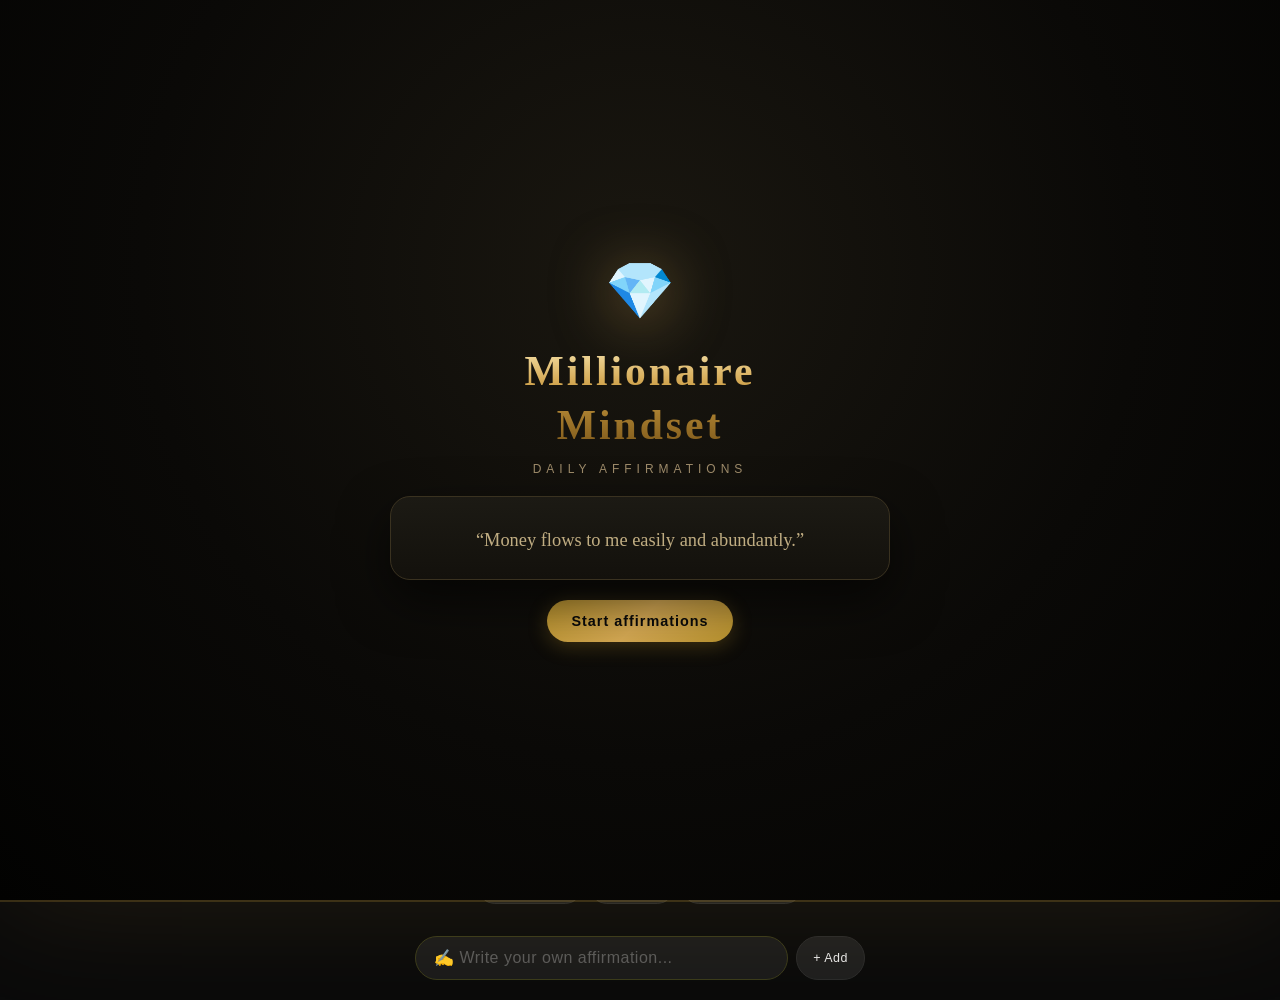
<file: index.html>
<!DOCTYPE html>
<html lang="en">
<head>
   <meta charset="UTF-8">
   <meta name="viewport" content="width=device-width, initial-scale=1.0">
   <meta name="theme-color" content="#0a0a0a">
   <meta name="description" content="Millionaire Mindset: free daily affirmations for confidence, discipline and financial growth.">
   <title>Millionaire Mindset • Affirmations</title>
   <link rel="stylesheet" href="styles.css">
   <script src="affirmations-public.js" defer></script>
   <script src="script.js" defer></script>
   <script src="say-with-me.js" defer></script>
</head>
<body>

   <!-- ============== SPLASH SCREEN ============== -->
   <div class="splash-overlay" id="splashScreen">
       <span class="splash-diamond">💎</span>
       <h1 class="splash-title">Millionaire<br>Mindset</h1>
       <p class="splash-sub">Daily Affirmations</p>
       <div class="splash-card-preview">
           <p style="color:#c0ad82;">“Money flows to me easily and abundantly.”</p>
       </div>
       <button type="button" class="btn btn-primary" id="btnBegin">Start affirmations</button>
   </div>


   <!-- ============== MAIN APP ============== -->
   <div class="app-container" id="appContainer">
       <nav class="unified-nav" aria-label="Main navigation"><a href="dashboard.html">Dashboard</a><a aria-current="page" href="index.html">Affirmations</a><a href="dashboard.html#goals">Goals</a><a href="dashboard.html#settings">Settings</a><a href="account.html">Account</a></nav>
       <header class="app-header">
           <span class="app-icon" aria-hidden="true">💎</span>
           <h1 class="app-title">Millionaire Mindset</h1>
           <p class="app-subtitle">Daily Affirmations</p>
           <a href="dashboard.html" class="dashboard-link">◈ My Wealth Dashboard →</a>
       </header>


       <div class="category-bar"><label for="affirmationCategory">Affirmation category</label><select id="affirmationCategory"><option value="all">All affirmations</option></select><span id="categorySummary" aria-live="polite"></span></div>
       <div class="say-toolbar"><button id="startSayWithMe" class="btn btn-primary" type="button">🎙 Say With Me</button></div><section id="saySession" class="say-session" hidden aria-live="polite"><p class="say-step" id="sayStage">Listen</p><p class="say-quote" id="sayText"></p><p class="say-countdown" id="sayCountdown"></p><div class="say-actions"><button id="sayRepeat" class="btn" type="button">Repeat audio</button><button id="sayNext" class="btn btn-primary" type="button">Continue</button><button id="sayExit" class="btn" type="button">Close</button></div><p class="say-hint" id="sayHint"></p></section><div class="card-wrapper" id="cardWrapper">
           <div class="card" id="affirmationCard">
               <span class="card-quote-mark">"</span>
               <span class="card-number" id="cardNumber">AFFIRMATIONS</span>
               <p class="card-text" id="cardText">I am open to receiving abundance in all areas of my life.</p>
               <button class="card-favorite-btn" id="favoriteBtn" title="Save to favorites" aria-label="Toggle favorite">☆</button>
           </div>
       </div>


       <div class="progress-container">
           <div class="progress-dots" id="progressDots" aria-label="Affirmation navigation"></div>
           <span class="progress-label" id="progressLabel">1 / 20</span>
       </div>


       <div class="auto-rotate-indicator" id="autoRotateIndicator" style="display: none;">
           <span class="dot-pulse"></span> Auto-Playing
       </div>


       <div class="controls">
           <button class="btn btn-icon" id="btnPrev" title="Previous" aria-label="Previous affirmation">◀</button>
           <button class="btn btn-primary" id="btnRandom" title="Random affirmation">✨ Shuffle</button>
           <button class="btn btn-icon" id="btnNext" title="Next" aria-label="Next affirmation">▶</button>
       </div>


       <div class="controls" style="gap: 8px;">
           <button class="btn btn-sm" id="btnAutoPlay">▶ Auto-Play</button>
           <button class="btn btn-sm" id="btnSpeak" title="Read aloud">🔊 Read</button>
           <button class="btn btn-sm" id="btnFavoritesToggle">⭐ Favorites <span id="favCount">0</span></button>
       </div>


       <!-- Add custom affirmation -->
       <div class="add-affirmation-area">
           <label class="visually-hidden" for="customAffirmationInput">Write your own affirmation</label>
           <input type="text" id="customAffirmationInput" maxlength="300" placeholder="✍️ Write your own affirmation...">
           <button class="btn btn-sm" id="btnAddCustom" style="padding:12px 16px;">+ Add</button>
       </div>


       <div class="favorites-panel" id="favoritesPanel">
           <h4>⭐ Your Favorite Affirmations</h4>
           <div id="favoritesList"></div>
       </div>
   </div>


   <div class="toast" id="toast" role="status" aria-live="polite" aria-atomic="true"></div>


   
</body>
</html>
</file>
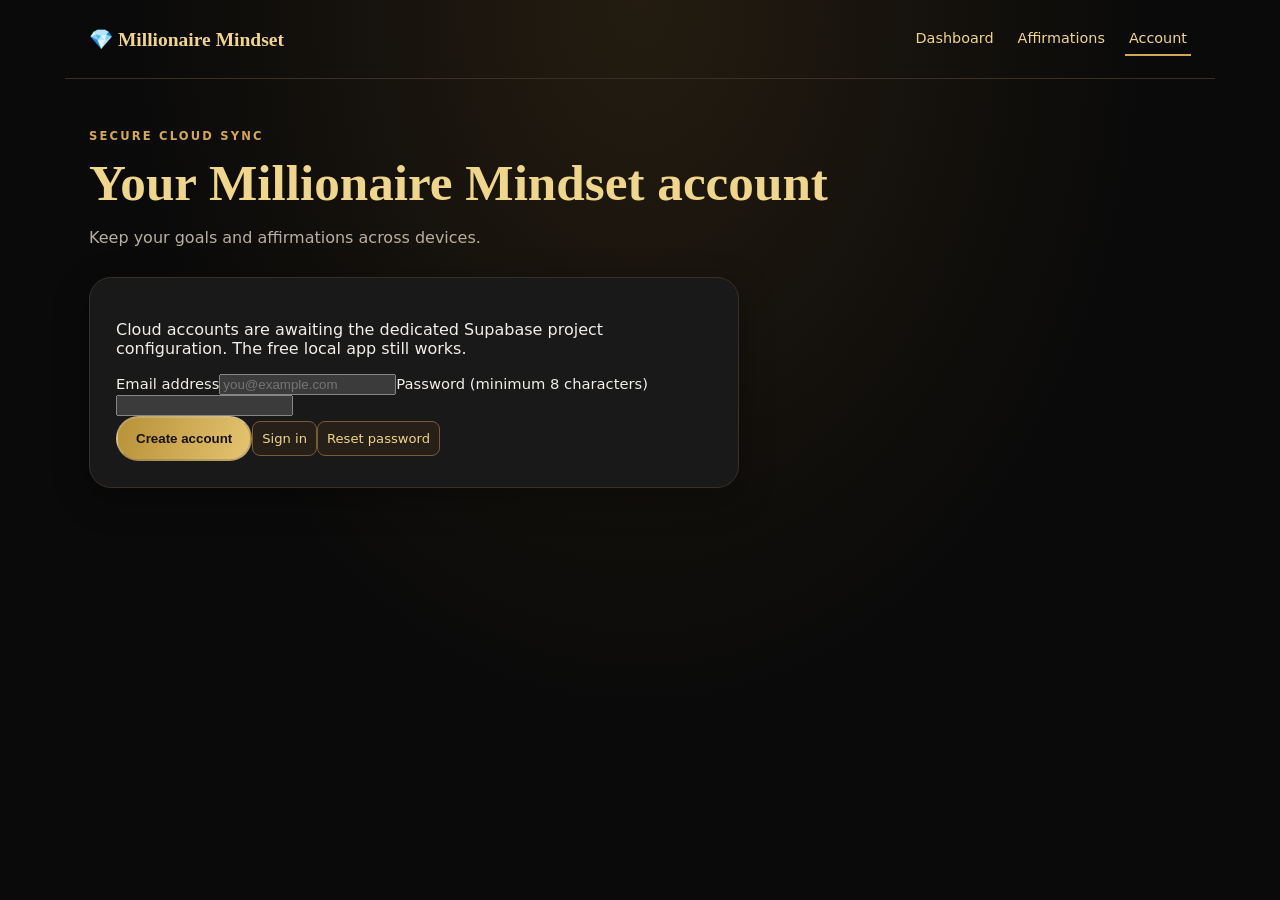
<file: account.html>
<!doctype html><html lang="en"><head><meta charset="utf-8"><meta name="viewport" content="width=device-width, initial-scale=1"><meta name="theme-color" content="#0a0a0a"><title>Account | Millionaire Mindset</title><link rel="stylesheet" href="dashboard.css"><script src="cloud-config.js" defer></script><script src="cloud.js" defer></script></head><body><header class="site-header"><a class="brand" href="dashboard.html">💎 Millionaire Mindset</a><nav aria-label="Main navigation"><a href="dashboard.html">Dashboard</a><a href="index.html">Affirmations</a><a href="account.html" aria-current="page">Account</a></nav></header><main class="shell"><div class="hero"><p class="eyebrow">SECURE CLOUD SYNC</p><h1>Your Millionaire Mindset account</h1><p>Keep your goals and affirmations across devices.</p></div><section class="panel" style="max-width:650px"><p id="cloudStatus" role="status" aria-live="polite">Checking cloud configuration…</p><div id="signedOut"><form id="authForm"><label for="email">Email address</label><input type="email" id="email" autocomplete="email" required placeholder="you@example.com"><label for="password">Password (minimum 8 characters)</label><input type="password" id="password" autocomplete="current-password" minlength="8" required><div class="auth-buttons"><button type="button" id="signup" class="gold-button">Create account</button><button type="submit" class="secondary-button">Sign in</button><button type="button" id="resetPassword" class="secondary-button">Reset password</button></div></form></div><div id="signedIn" hidden><p>Signed in as <strong id="currentEmail"></strong></p><p class="muted">On your first sync, upload your existing browser data or download the cloud copy.</p><div class="auth-buttons"><button id="upload" class="gold-button">Upload this device's data</button><button id="download" class="secondary-button">Download cloud data</button><button id="signout" class="secondary-button">Sign out</button></div><p class="muted small">Cloud restore replaces local app data. Export a backup first from Dashboard → Settings.</p></div></section></main></body></html>
</file>
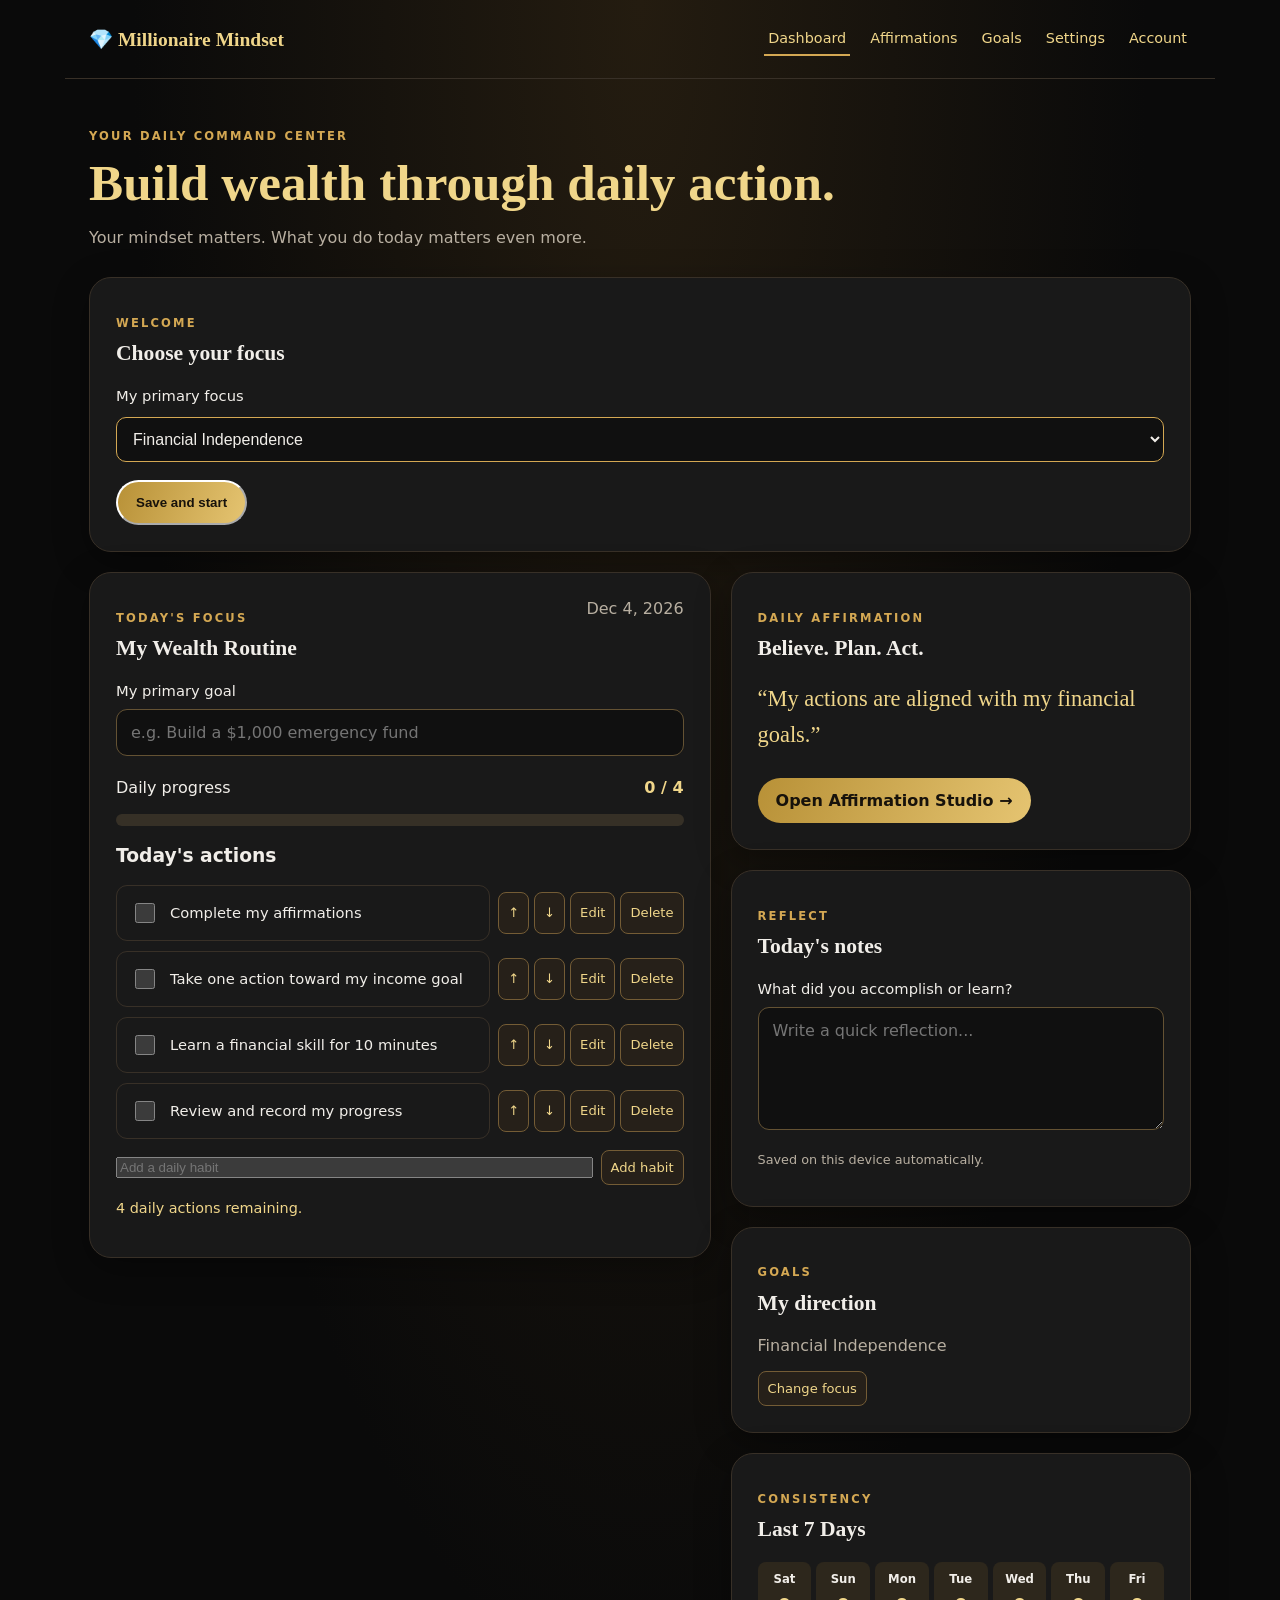
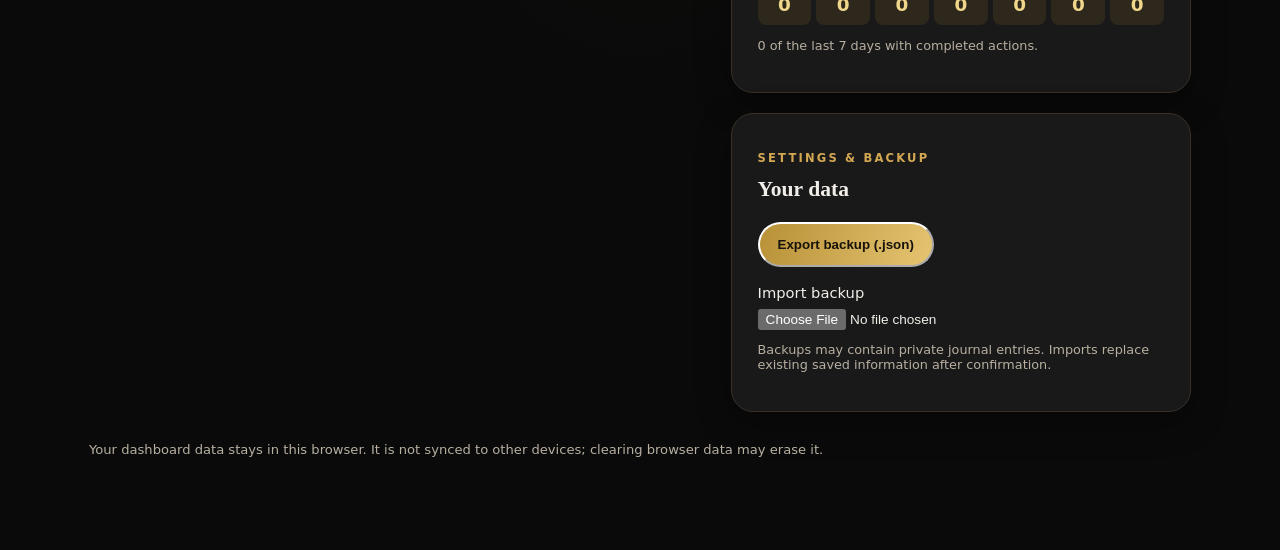
<file: dashboard.html>
<!DOCTYPE html>
<html lang="en"><head><meta charset="utf-8"><meta name="viewport" content="width=device-width,initial-scale=1"><meta name="theme-color" content="#0a0a0a"><meta name="description" content="Your Millionaire Mindset daily wealth routine and goals dashboard."><title>My Dashboard | Millionaire Mindset</title><link rel="stylesheet" href="dashboard.css"><script src="dashboard.js" defer></script></head>
<body><a class="skip" href="#main">Skip to dashboard</a>
<header class="site-header"><a href="dashboard.html" class="brand"><span aria-hidden="true">💎</span> Millionaire Mindset</a><nav aria-label="Main navigation"><a href="dashboard.html" aria-current="page">Dashboard</a><a href="index.html">Affirmations</a><a href="#goals">Goals</a><a href="#settings">Settings</a><a href="account.html">Account</a></nav></header>
<main id="main" class="shell"><div class="hero"><p class="eyebrow">YOUR DAILY COMMAND CENTER</p><h1>Build wealth through daily action.</h1><p>Your mindset matters. What you do today matters even more.</p></div>
<section id="onboarding" class="panel onboarding" hidden><p class="eyebrow">WELCOME</p><h2>Choose your focus</h2><label for="focus">My primary focus</label><select id="focus"><option>Financial Independence</option><option>Entrepreneurship</option><option>Confidence</option><option>Career Growth</option><option>Personal Growth</option></select><button type="button" id="finishOnboarding" class="gold-button">Save and start</button></section><div class="layout"><section class="panel primary" aria-labelledby="routine-title"><div class="section-head"><div><p class="eyebrow">TODAY'S FOCUS</p><h2 id="routine-title">My Wealth Routine</h2></div><span id="today" class="muted"></span></div>
<label for="primaryGoal">My primary goal</label><input id="primaryGoal" type="text" maxlength="160" placeholder="e.g. Build a $1,000 emergency fund" autocomplete="off">
<div class="progress-row"><span>Daily progress</span><strong id="progressText">0 / 4</strong></div><progress id="dailyProgress" max="4" value="0">0 of 4 complete</progress>
<section id="habits"><h3>Today's actions</h3><div id="routineList"></div><form id="newRoutineForm" class="inline-form"><label class="sr-only" for="newRoutine">New routine</label><input id="newRoutine" maxlength="100" placeholder="Add a daily habit" required><button type="submit">Add habit</button></form></section><p id="completionMessage" class="status" role="status" aria-live="polite">Every action counts.</p></section>
<aside class="side"><section class="panel"><p class="eyebrow">DAILY AFFIRMATION</p><h2>Believe. Plan. Act.</h2><blockquote>“My actions are aligned with my financial goals.”</blockquote><a class="gold-button" href="index.html">Open Affirmation Studio →</a></section>
<section class="panel"><p class="eyebrow">REFLECT</p><h2>Today's notes</h2><label for="notes">What did you accomplish or learn?</label><textarea id="notes" rows="5" maxlength="2000" placeholder="Write a quick reflection..."></textarea><p class="muted small">Saved on this device automatically.</p></section>
<section class="panel" id="goals"><p class="eyebrow">GOALS</p><h2>My direction</h2><p id="focusDisplay" class="muted"></p><button type="button" id="editFocus" class="secondary-button">Change focus</button></section><section class="panel"><p class="eyebrow">CONSISTENCY</p><h2>Last 7 Days</h2><div id="history" class="history"></div><p id="historyText" class="muted small"></p></section><section class="panel" id="settings"><p class="eyebrow">SETTINGS & BACKUP</p><h2>Your data</h2><button type="button" id="exportData" class="gold-button">Export backup (.json)</button><label class="file-label" for="importData">Import backup</label><input id="importData" type="file" accept=".json,application/json"><p id="backupStatus" role="status" aria-live="polite" class="muted small"></p><p class="muted small">Backups may contain private journal entries. Imports replace existing saved information after confirmation.</p></section></aside></div>
<p id="storageNotice" class="muted footer-note">Your dashboard data stays in this browser. It is not synced to other devices; clearing browser data may erase it.</p></main></body></html>
</file>
<file: styles.css>
:root {
           --bg: #0a0a0a;
           --card-bg: #1a1a1a;
           --gold: #d4a853;
           --gold-light: #f0d68a;
           --gold-dark: #b8922e;
           --text: #e8e8e8;
           --text-muted: #a0a0a0;
           --accent: #1e1e1e;
           --border: #2a2a2a;
           --shadow-gold: 0 0 30px rgba(212, 168, 83, 0.15);
           --font-display: 'Georgia', 'Times New Roman', serif;
           --font-body: 'Segoe UI', 'Helvetica Neue', Arial, sans-serif;
       }


       * {
           margin: 0;
           padding: 0;
           box-sizing: border-box;
       }


       body {
           background: var(--bg);
           font-family: var(--font-body);
           display: flex;
           justify-content: center;
           align-items: center;
           min-height: 100vh;
           padding: 20px;
           background-image:
               radial-gradient(ellipse at 50% 0%, rgba(212, 168, 83, 0.06) 0%, transparent 60%),
               radial-gradient(ellipse at 80% 100%, rgba(212, 168, 83, 0.04) 0%, transparent 50%),
               radial-gradient(ellipse at 20% 80%, rgba(240, 214, 138, 0.03) 0%, transparent 50%);
           background-attachment: fixed;
           overflow-x: hidden;
       }


       /* ---------- SPLASH SCREEN ---------- */
       .splash-overlay {
           position: fixed;
           top: 0;
           left: 0;
           width: 100%;
           height: 100%;
           background: radial-gradient(ellipse at 50% 30%, #1a1710 0%, #0a0907 55%, #020201 100%);
           display: flex;
           flex-direction: column;
           align-items: center;
           justify-content: center;
           z-index: 1000;
           transition: opacity 0.8s ease, visibility 0.8s ease;
           cursor: pointer;
           gap: 20px;
           box-shadow: 0 0 0 2px rgba(180, 140, 50, 0.25), 0 0 120px rgba(212, 168, 83, 0.12);
       }


       .splash-overlay.fade-out {
           opacity: 0;
           visibility: hidden;
           pointer-events: none;
       }


       .splash-diamond {
           font-size: 56px;
           filter: drop-shadow(0 8px 30px rgba(212, 168, 83, 0.5));
           animation: diamondFloat 3.5s ease-in-out infinite;
       }


       @keyframes diamondFloat {
           0%,
           100% {
               transform: translateY(0);
           }
           50% {
               transform: translateY(-16px);
           }
       }


       .splash-title {
           font-family: var(--font-display);
           font-size: 2.6rem;
           font-weight: 700;
           letter-spacing: 3px;
           background: linear-gradient(180deg, #f9e8b3 0%, #d4a853 35%, #a67c2e 65%, #7a5518 100%);
           -webkit-background-clip: text;
           -webkit-text-fill-color: transparent;
           background-clip: text;
           color: transparent;
           line-height: 1.3;
           text-align: center;
       }


       .splash-sub {
           font-size: 0.75rem;
           letter-spacing: 5px;
           text-transform: uppercase;
           color: #9e8b6a;
           margin-top: -10px;
       }


       .splash-card-preview {
           background: linear-gradient(180deg, #1c1a14 0%, #13110c 100%);
           border: 1px solid #3a3220;
           border-radius: 20px;
           padding: 28px 32px 22px;
           max-width: 500px;
           width: 90%;
           text-align: center;
           box-shadow: 0 20px 50px rgba(0, 0, 0, 0.6);
           position: relative;
       }


       .splash-card-preview p {
           color: #e0d5c0;
           font-family: var(--font-display);
           font-size: 1.15rem;
           line-height: 1.7;
       }


       .splash-tap {
           color: #8a7040;
           font-size: 0.7rem;
           letter-spacing: 3px;
           text-transform: uppercase;
           animation: pulseText 1.6s ease-in-out infinite;
       }


       @keyframes pulseText {
           0%,
           100% {
               opacity: 0.5;
           }
           50% {
               opacity: 1;
           }
       }


       /* ---------- MAIN APP ---------- */
       .app-container {
           width: 100%;
           max-width: 580px;
           display: flex;
           flex-direction: column;
           align-items: center;
           gap: 24px;
           position: relative;
           z-index: 1;
       }


       .app-header {
           text-align: center;
           display: flex;
           flex-direction: column;
           align-items: center;
           gap: 6px;
       }


       .app-icon {
           font-size: 52px;
           animation: float 3s ease-in-out infinite;
           filter: drop-shadow(0 4px 20px rgba(212, 168, 83, 0.3));
       }


       @keyframes float {
           0%,
           100% {
               transform: translateY(0);
           }
           50% {
               transform: translateY(-10px);
           }
       }


       .app-title {
           font-family: var(--font-display);
           font-size: 1.9rem;
           font-weight: 700;
           letter-spacing: 1.5px;
           background: linear-gradient(180deg, #f0d68a 0%, #d4a853 40%, #b8922e 100%);
           -webkit-background-clip: text;
           -webkit-text-fill-color: transparent;
           background-clip: text;
           color: transparent;
       }


       .app-subtitle {
           font-size: 0.85rem;
           color: var(--text-muted);
           letter-spacing: 3px;
           text-transform: uppercase;
           font-weight: 400;
       }


       .card-wrapper {
           width: 100%;
           perspective: 1200px;
           position: relative;
       }


       .card {
           background: var(--card-bg);
           border: 1px solid var(--border);
           border-radius: 24px;
           padding: 40px 32px 36px;
           min-height: 280px;
           display: flex;
           flex-direction: column;
           align-items: center;
           justify-content: center;
           text-align: center;
           position: relative;
           box-shadow: 0 8px 40px rgba(0, 0, 0, 0.5), var(--shadow-gold);
           transition: transform 0.45s cubic-bezier(0.25, 0.46, 0.45, 0.94), box-shadow 0.45s ease, border-color 0.45s ease;
           overflow: hidden;
           cursor: default;
       }


       .card.swiping {
           transition: transform 0.15s ease-out, box-shadow 0.15s ease-out, border-color 0.15s ease-out;
       }


       .card::before {
           content: '';
           position: absolute;
           top: -1px;
           left: 20%;
           right: 20%;
           height: 1px;
           background: linear-gradient(90deg, transparent, rgba(212, 168, 83, 0.5), transparent);
           border-radius: 50%;
       }


       .card .sparkle {
           position: absolute;
           pointer-events: none;
           font-size: 18px;
           opacity: 0;
           animation: sparkleFloat 2.5s ease-in-out forwards;
           z-index: 2;
       }


       @keyframes sparkleFloat {
           0% {
               opacity: 0;
               transform: translateY(0) scale(0.3);
           }
           20% {
               opacity: 0.9;
           }
           100% {
               opacity: 0;
               transform: translateY(-120px) scale(1.2);
           }
       }


       .card-number {
           position: absolute;
           top: 18px;
           left: 50%;
           transform: translateX(-50%);
           font-size: 0.7rem;
           letter-spacing: 3px;
           color: var(--gold-dark);
           text-transform: uppercase;
           font-weight: 600;
           z-index: 1;
       }


       .card-quote-mark {
           font-family: var(--font-display);
           font-size: 5rem;
           line-height: 0;
           color: rgba(212, 168, 83, 0.12);
           position: absolute;
           top: 30px;
           left: 24px;
           pointer-events: none;
           z-index: 0;
           user-select: none;
       }


       .card-text {
           font-family: var(--font-display);
           font-size: 1.35rem;
           line-height: 1.7;
           color: var(--text);
           font-weight: 400;
           letter-spacing: 0.3px;
           position: relative;
           z-index: 1;
           padding: 10px 0;
           transition: opacity 0.25s ease;
       }


       .card-favorite-btn {
           position: absolute;
           bottom: 18px;
           right: 20px;
           background: none;
           border: none;
           font-size: 1.5rem;
           cursor: pointer;
           z-index: 2;
           padding: 6px 10px;
           border-radius: 50%;
           transition: transform 0.25s ease, filter 0.25s ease;
           color: rgba(180, 180, 180, 0.5);
           line-height: 1;
       }


       .card-favorite-btn:hover {
           transform: scale(1.2);
       }
       .card-favorite-btn:active {
           transform: scale(0.9);
       }
       .card-favorite-btn.favorited {
           color: #f0c040;
           filter: drop-shadow(0 0 8px rgba(240, 192, 64, 0.6));
       }


       .progress-container {
           display: flex;
           align-items: center;
           gap: 10px;
           flex-wrap: wrap;
           justify-content: center;
       }


       .progress-dots {
           display: flex;
           gap: 6px;
           flex-wrap: wrap;
           justify-content: center;
           max-width: 400px;
       }


       .progress-dot {
           width: 8px;
           height: 8px;
           border-radius: 50%;
           background: #3a3a3a;
           transition: all 0.35s ease;
           cursor: pointer;
           flex-shrink: 0;
       }
       .progress-dot.active {
           background: var(--gold);
           box-shadow: 0 0 10px rgba(212, 168, 83, 0.7);
           transform: scale(1.4);
       }
       .progress-dot.favorite-dot {
           background: #5a4a20;
           box-shadow: 0 0 4px rgba(240, 192, 64, 0.3);
       }
       .progress-dot.favorite-dot.active {
           background: #f0c040;
           box-shadow: 0 0 14px rgba(240, 192, 64, 0.8);
           transform: scale(1.5);
       }


       .progress-label {
           font-size: 0.75rem;
           color: var(--text-muted);
           letter-spacing: 2px;
           text-transform: uppercase;
           min-width: 50px;
           text-align: center;
       }


       .controls {
           display: flex;
           align-items: center;
           gap: 12px;
           flex-wrap: wrap;
           justify-content: center;
       }


       .btn {
           background: var(--accent);
           border: 1px solid var(--border);
           color: var(--text);
           padding: 12px 20px;
           border-radius: 50px;
           cursor: pointer;
           font-size: 0.9rem;
           letter-spacing: 0.5px;
           transition: all 0.3s ease;
           font-family: var(--font-body);
           display: flex;
           align-items: center;
           gap: 7px;
           white-space: nowrap;
           user-select: none;
           -webkit-tap-highlight-color: transparent;
       }


       .btn:hover {
           border-color: var(--gold-dark);
           box-shadow: 0 0 20px rgba(212, 168, 83, 0.15);
           color: #fff;
       }
       .btn:active {
           transform: scale(0.95);
           background: #252525;
       }


       .btn-primary {
           background: linear-gradient(135deg, #b8922e 0%, #d4a853 50%, #b8922e 100%);
           border: none;
           color: #0a0a0a;
           font-weight: 700;
           letter-spacing: 1px;
           box-shadow: 0 4px 20px rgba(180, 140, 40, 0.3);
           padding: 13px 24px;
       }
       .btn-primary:hover {
           box-shadow: 0 6px 30px rgba(212, 168, 83, 0.5);
           color: #0a0a0a;
           border: none;
       }


       .btn-icon {
           width: 44px;
           height: 44px;
           border-radius: 50%;
           padding: 0;
           display: flex;
           align-items: center;
           justify-content: center;
           font-size: 1.3rem;
           flex-shrink: 0;
       }


       .btn-sm {
           padding: 8px 15px;
           font-size: 0.78rem;
           border-radius: 40px;
       }


       .auto-rotate-indicator {
           font-size: 0.7rem;
           color: var(--gold);
           letter-spacing: 2px;
           text-transform: uppercase;
           display: flex;
           align-items: center;
           gap: 6px;
           animation: pulse 1.6s ease-in-out infinite;
       }
       .auto-rotate-indicator .dot-pulse {
           width: 7px;
           height: 7px;
           border-radius: 50%;
           background: var(--gold);
           animation: pulseDot 1.6s ease-in-out infinite;
       }
       @keyframes pulse {
           0%,
           100% {
               opacity: 0.7;
           }
           50% {
               opacity: 1;
           }
       }
       @keyframes pulseDot {
           0%,
           100% {
               box-shadow: 0 0 4px var(--gold);
           }
           50% {
               box-shadow: 0 0 16px var(--gold-light);
           }
       }


       .favorites-panel {
           width: 100%;
           background: var(--card-bg);
           border: 1px solid var(--border);
           border-radius: 16px;
           padding: 16px 20px;
           display: none;
           flex-direction: column;
           gap: 10px;
           max-height: 200px;
           overflow-y: auto;
       }
       .favorites-panel.open {
           display: flex;
       }
       .favorites-panel h4 {
           color: var(--gold);
           letter-spacing: 1px;
           font-size: 0.8rem;
           text-transform: uppercase;
           text-align: center;
       }
       .favorite-item {
           font-size: 0.85rem;
           color: var(--text-muted);
           padding: 8px 12px;
           border-radius: 8px;
           cursor: pointer;
           transition: all 0.2s ease;
           border: 1px solid transparent;
           text-align: left;
           line-height: 1.4;
       }
       .favorite-item:hover {
           border-color: var(--gold-dark);
           color: #fff;
           background: rgba(212, 168, 83, 0.05);
       }
       .favorites-empty {
           text-align: center;
           color: #555;
           font-style: italic;
           font-size: 0.8rem;
       }


       .celebrate {
           animation: celebrateCard 0.6s ease-out;
       }
       @keyframes celebrateCard {
           0% {
               transform: scale(1);
           }
           30% {
               transform: scale(1.04);
           }
           100% {
               transform: scale(1);
           }
       }


       .toast {
           position: fixed;
           bottom: 30px;
           left: 50%;
           transform: translateX(-50%) translateY(20px);
           background: #2a2a1a;
           border: 1px solid var(--gold-dark);
           color: var(--gold-light);
           padding: 10px 22px;
           border-radius: 50px;
           font-size: 0.85rem;
           letter-spacing: 0.5px;
           opacity: 0;
           pointer-events: none;
           transition: all 0.4s cubic-bezier(0.175, 0.885, 0.32, 1.275);
           z-index: 2000;
           white-space: nowrap;
       }
       .toast.show {
           opacity: 1;
           transform: translateX(-50%) translateY(0);
       }


       /* Custom affirm input */
       .add-affirmation-area {
           display: flex;
           gap: 8px;
           width: 100%;
           max-width: 450px;
           margin-top: 8px;
       }
       .add-affirmation-area input {
           flex: 1;
           background: #1a1a1a;
           border: 1px solid #3a3a1a;
           color: white;
           padding: 12px 18px;
           border-radius: 40px;
           font-size: 0.9rem;
           outline: none;
       }
       .add-affirmation-area input::placeholder {
           color: #5a5a5a;
           letter-spacing: 0.5px;
       }


       @media (max-width: 480px) {
           .card {
               padding: 30px 20px 30px;
               min-height: 240px;
               border-radius: 20px;
           }
           .card-text {
               font-size: 1.15rem;
           }
           .card-number {
               font-size: 0.65rem;
               top: 14px;
           }
           .card-quote-mark {
               font-size: 3.5rem;
               top: 20px;
               left: 16px;
           }
           .app-title {
               font-size: 1.5rem;
           }
           .btn {
               padding: 10px 16px;
               font-size: 0.8rem;
           }
           .btn-icon {
               width: 38px;
               height: 38px;
               font-size: 1.1rem;
           }
           .controls {
               gap: 8px;
           }
       }
   

/* Phase 1: keyboard focus, touch targets, mobile input and reduced motion */
.visually-hidden {position:absolute;width:1px;height:1px;padding:0;margin:-1px;overflow:hidden;clip:rect(0,0,0,0);white-space:nowrap;border:0}
button:focus-visible,input:focus-visible,.favorite-item:focus-visible {outline:3px solid var(--gold-light);outline-offset:3px}
.progress-dot {padding:0;border:0;min-width:10px;min-height:10px}
.add-affirmation-area input {min-width:0;font-size:16px}
.toast {max-width:calc(100vw - 24px);white-space:normal;text-align:center}
@media(max-width:480px) {
 body {padding:16px 12px}
 .add-affirmation-area {flex-wrap:wrap}
 .add-affirmation-area input {flex-basis:100%}
 .add-affirmation-area button {width:100%;justify-content:center}
 .btn-icon {min-width:44px;min-height:44px}
}
@media(prefers-reduced-motion:reduce) {
 *,*::before,*::after {animation-duration:.01ms!important;animation-iteration-count:1!important;transition-duration:.01ms!important;scroll-behavior:auto!important}
}

/* Phase 1 final mobile spacing refinement */
@media (max-width: 480px) {
  body {align-items:flex-start}
  .app-container {gap:16px}
  .app-header {gap:4px}
  .app-icon {font-size:38px}
  .app-title {font-size:1.45rem;letter-spacing:.5px;text-align:center}
  .app-subtitle {font-size:.72rem;letter-spacing:2px}
  .card {min-height:210px;padding:46px 18px 34px}
  .card-text {font-size:1.08rem;line-height:1.55}
  .controls {gap:8px}
  .controls .btn-sm {padding:10px 12px}
  .add-affirmation-area {margin-top:0}
}

.dashboard-link{display:inline-block;color:#f0d68a;border:1px solid #73582c;border-radius:999px;padding:10px 16px;margin-top:8px;text-decoration:none;font-weight:700;font-size:.87rem}.dashboard-link:focus-visible{outline:3px solid #f0d68a;outline-offset:3px}

.unified-nav{width:100%;display:flex;justify-content:center;gap:8px;flex-wrap:wrap}.unified-nav a{color:var(--gold-light);border:1px solid var(--border);border-radius:30px;text-decoration:none;padding:10px 12px;font-size:.8rem}.unified-nav a[aria-current]{border-color:var(--gold)}.category-bar{width:100%;display:grid;gap:8px}.category-bar label,.category-bar span{color:var(--text-muted);font-size:.82rem}.category-bar select{width:100%;background:#1a1a1a;color:var(--text);padding:12px;border:1px solid var(--gold-dark);border-radius:10px;font-size:16px}.category-bar select:focus-visible,.unified-nav a:focus-visible{outline:3px solid var(--gold-light);outline-offset:3px}

.say-toolbar{width:100%;display:flex;justify-content:center}.say-session{width:100%;padding:25px 18px;border:1px solid var(--gold-dark);border-radius:20px;text-align:center;background:#1a1813}.say-session[hidden]{display:none}.say-step{color:var(--gold);text-transform:uppercase;letter-spacing:2px;font-weight:700;margin-bottom:15px}.say-quote{color:var(--text);font:1.35rem/1.6 Georgia,serif}.say-countdown{font-size:3rem;color:var(--gold-light);min-height:3.5rem}.say-actions{display:flex;gap:8px;justify-content:center;flex-wrap:wrap}.say-hint{color:var(--text-muted);font-size:.85rem;margin-top:15px}
</file>
<file: dashboard.css>
:root{color-scheme:dark;--bg:#0a0a0a;--surface:#191919;--line:#383027;--gold:#d4a853;--goldlight:#f0d68a;--text:#f1eee9;--muted:#b8afa1}*{box-sizing:border-box}body{margin:0;background:radial-gradient(ellipse at 50% 0%,#241c10 0%,#0a0a0a 56%);color:var(--text);font-family:system-ui,-apple-system,Segoe UI,sans-serif;min-height:100vh}a{color:var(--goldlight)}.skip{position:absolute;top:-100px;left:8px;background:var(--gold);padding:10px;color:#111;z-index:10}.skip:focus{top:8px}.site-header{max-width:1150px;margin:auto;padding:22px 24px;display:flex;justify-content:space-between;align-items:center;gap:14px;border-bottom:1px solid var(--line)}.brand{text-decoration:none;font-weight:750;font-family:Georgia,serif;font-size:1.22rem;color:var(--goldlight)}nav{display:flex;gap:16px;flex-wrap:wrap}nav a{text-decoration:none;padding:8px 4px;font-size:.9rem}nav a[aria-current]{border-bottom:2px solid var(--gold)}.shell{max-width:1150px;margin:auto;padding:38px 24px 80px}.hero{margin-bottom:30px}.hero h1{font-family:Georgia,serif;font-size:clamp(2rem,4vw,3.2rem);margin:9px 0 14px;color:var(--goldlight);line-height:1.14}.hero p:not(.eyebrow){color:var(--muted)}.eyebrow{font-size:.72rem;letter-spacing:.19em;color:var(--gold);font-weight:800}.layout{display:grid;grid-template-columns:minmax(0,1.35fr) minmax(280px,1fr);gap:20px;align-items:start}.side{display:grid;gap:20px}.panel{border:1px solid var(--line);border-radius:22px;background:var(--surface);padding:26px;box-shadow:0 10px 36px #0005}h2{font-size:1.35rem;margin:8px 0 20px;font-family:Georgia,serif}.section-head{display:flex;justify-content:space-between;align-items:start;gap:12px}.muted{color:var(--muted)}.small{font-size:.8rem}.footer-note{font-size:.82rem;margin-top:30px}input[type=text],textarea{display:block;background:#101010;border:1px solid #645233;border-radius:11px;color:var(--text);padding:13px 14px;width:100%;font:inherit;margin:9px 0 22px}textarea{resize:vertical}label{font-size:.92rem}input:focus-visible,textarea:focus-visible,a:focus-visible{outline:3px solid var(--goldlight);outline-offset:3px}.progress-row{display:flex;justify-content:space-between;align-items:center;margin-bottom:10px}.progress-row strong{color:var(--goldlight)}progress{appearance:none;width:100%;height:12px;border-radius:20px;overflow:hidden;background:#363026}progress::-webkit-progress-bar{background:#363026}progress::-webkit-progress-value{background:var(--gold)}progress::-moz-progress-bar{background:var(--gold)}fieldset{border:0;padding:0;margin:24px 0}legend{font-weight:700;margin-bottom:16px}.task{display:flex;align-items:center;gap:12px;border:1px solid var(--line);border-radius:11px;padding:14px;margin:10px 0;cursor:pointer;min-height:52px}.task input{width:20px;height:20px;accent-color:var(--gold);flex-shrink:0}.task:has(input:checked){background:#2a2317}.status{color:var(--goldlight);font-size:.9rem}blockquote{margin:12px 0 25px;line-height:1.6;color:var(--goldlight);font-family:Georgia,serif;font-size:1.4rem}.gold-button{display:inline-block;background:linear-gradient(110deg,#b89137,#e5c471);border-radius:999px;color:#17120b;padding:13px 18px;text-decoration:none;font-weight:750}@media(max-width:740px){.layout{grid-template-columns:1fr}.site-header{padding:18px 15px}.brand{font-size:1rem}.shell{padding:26px 14px 64px}.panel{padding:22px}.hero{margin-bottom:22px}}@media(prefers-reduced-motion:reduce){*,*::before,*::after{scroll-behavior:auto!important;animation:none!important;transition:none!important}}
/* Phase 2 experience additions */
[hidden]{display:none!important}.onboarding{margin-bottom:20px}.onboarding select{display:block;width:100%;margin:12px 0 18px;background:#101010;color:var(--text);border:1px solid var(--gold);padding:12px;border-radius:10px;font-size:16px}.routine-row{display:flex;align-items:center;gap:8px;flex-wrap:wrap;margin:10px 0}.routine-row .task{flex:1;margin:0;min-width:170px}.routine-actions{display:flex;gap:5px;flex-wrap:wrap}.mini,.inline-form button,.secondary-button{background:#262019;color:var(--goldlight);border:1px solid #745c35;border-radius:8px;padding:9px;cursor:pointer;font:inherit;font-size:.82rem}.mini{min-height:42px}.inline-form{display:flex;align-items:center;gap:8px;flex-wrap:wrap}.inline-form input{width:auto;flex:1;min-width:150px;margin:8px 0}.history{display:grid;grid-template-columns:repeat(7,minmax(0,1fr));gap:5px}.day{background:#2d271c;border-radius:8px;padding:10px 2px;text-align:center;display:grid;gap:8px;font-size:.73rem}.day span{color:var(--goldlight);font-weight:800;font-size:1.15rem}.file-label{display:block;margin:17px 0 8px}.sr-only{position:absolute;width:1px;height:1px;overflow:hidden;clip:rect(0,0,0,0)}button:focus-visible,select:focus-visible{outline:3px solid var(--goldlight);outline-offset:3px}#settings input[type=file]{max-width:100%;font-size:.85rem}html{scroll-behavior:smooth}@media(max-width:500px){.routine-row{display:block}.routine-actions{justify-content:flex-end;margin-top:7px}.site-header{flex-wrap:wrap}nav{width:100%;justify-content:space-between;gap:7px}nav a{font-size:.8rem}}
</file>
